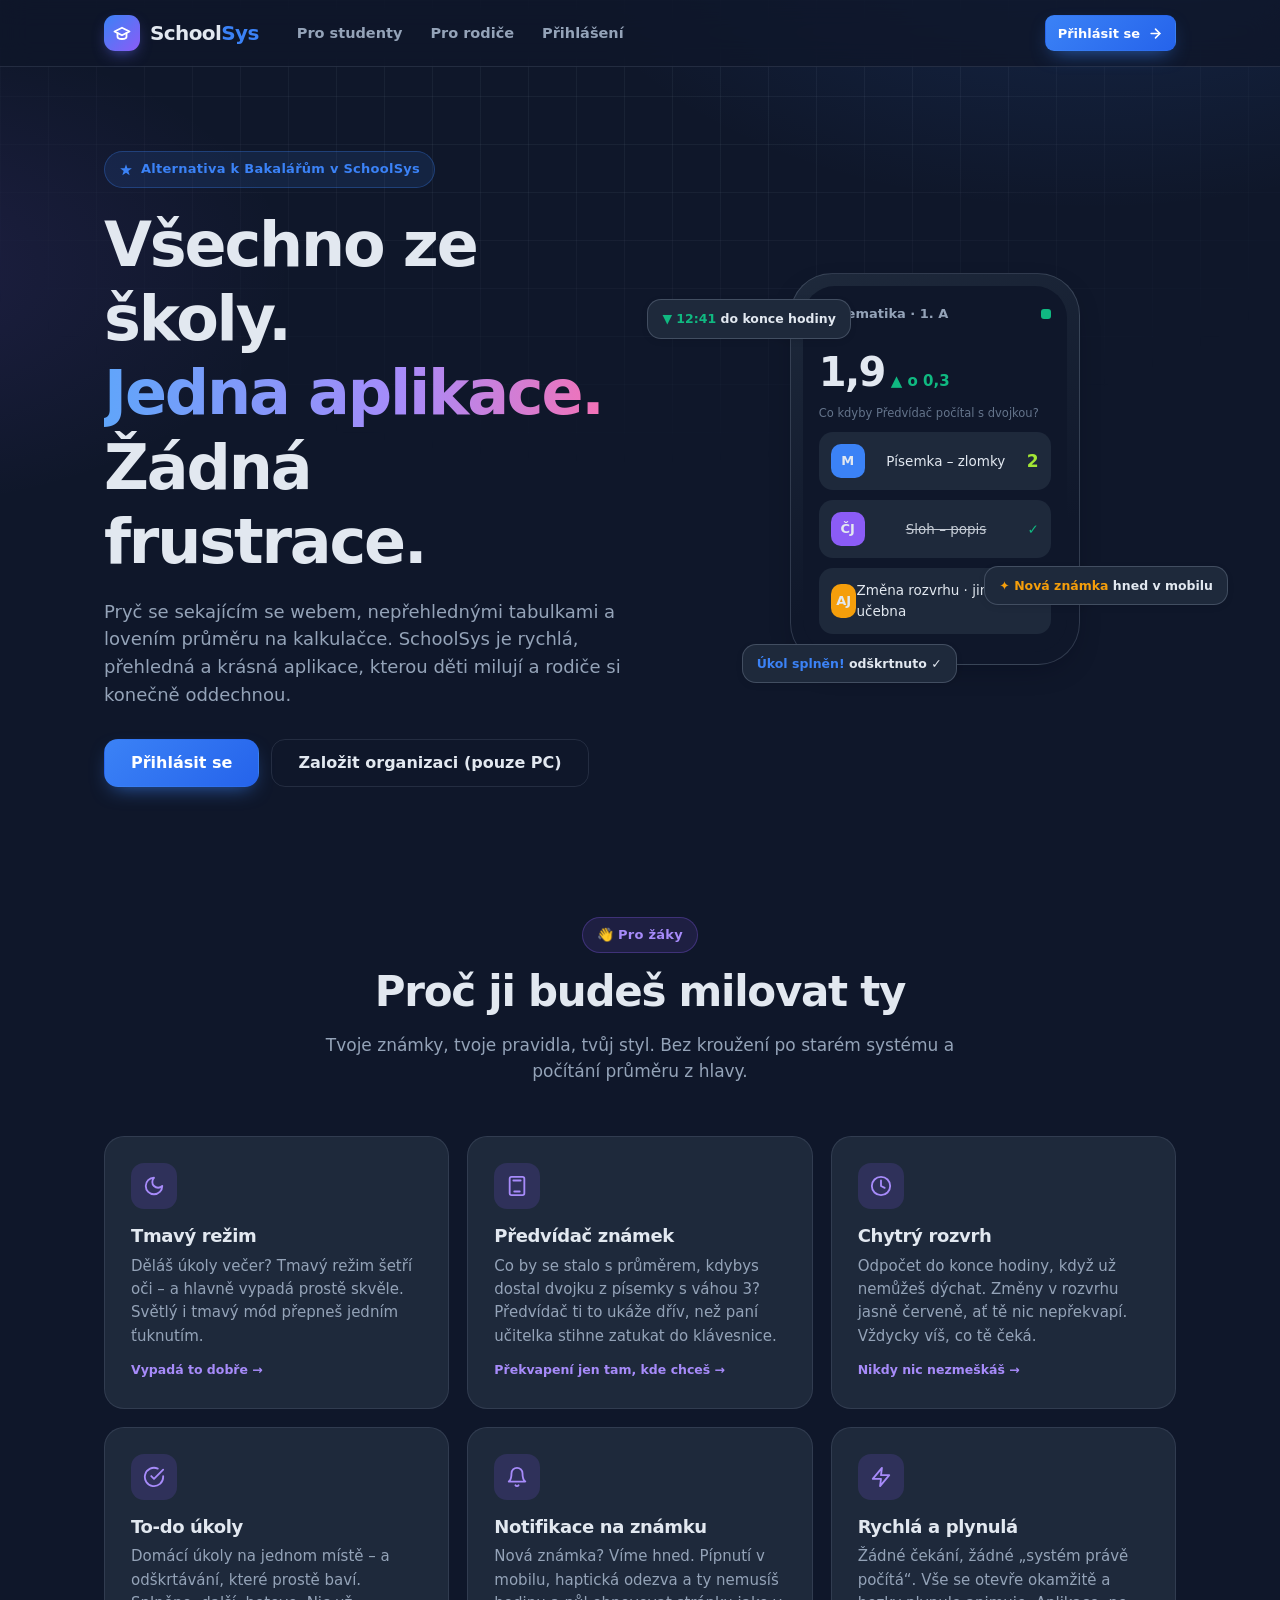
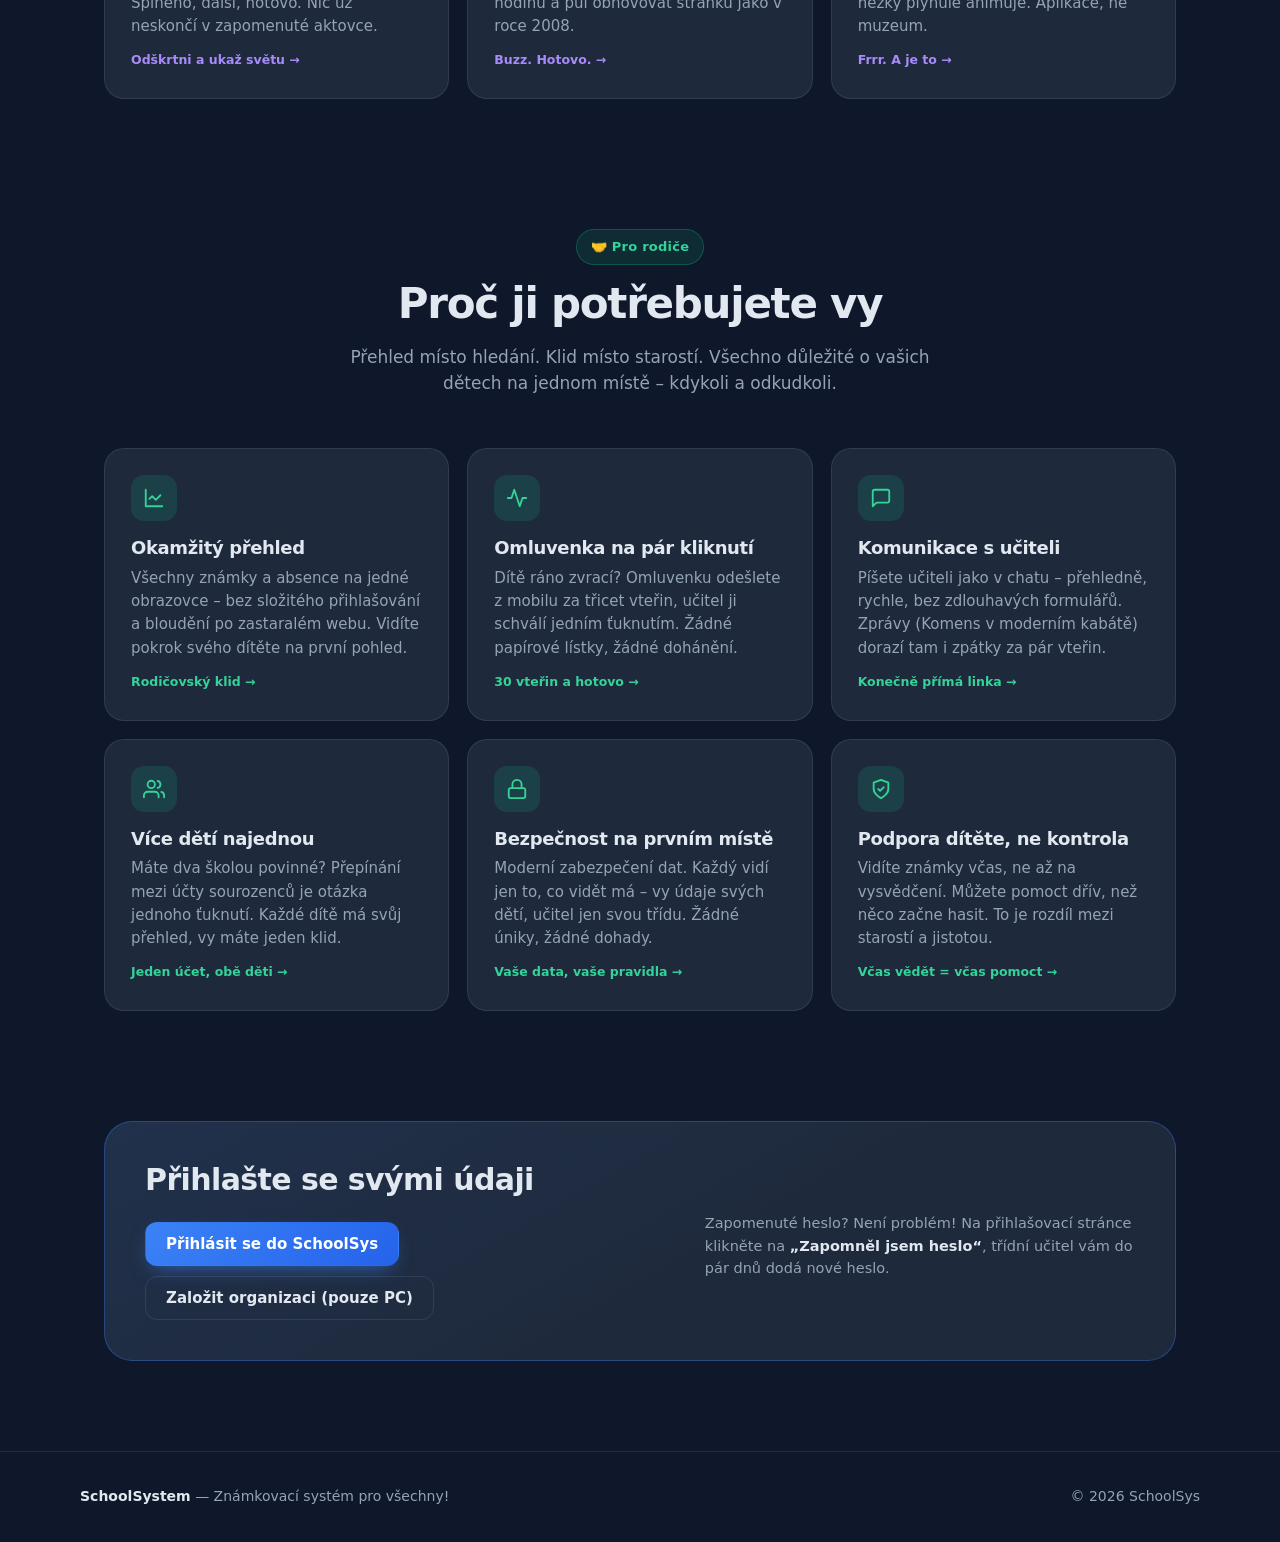
<file: index.html>
<!DOCTYPE html>
<html lang="cs" data-theme="dark">
<head>
<meta charset="UTF-8">
<meta name="viewport" content="width=device-width, initial-scale=1.0">
<title>SchoolSys – Známky, úkoly a zprávy. Konečně bez frustrace.</title>
<meta name="description" content="SchoolSys je rychlá a krásná alternativa k Bakalářům. Studenti si spočítají průměr jedním ťuknutím, rodiče pošlou omluvenku za pár vteřin, učitelé zapíšou hodinu během přestávky.">
<link rel="stylesheet" href="assets/style.css?v=70">
<link rel="icon" href="data:image/svg+xml,<svg xmlns='http://www.w3.org/2000/svg' viewBox='0 0 100 100'><rect width='100' height='100' rx='26' fill='%233B82F6'/><text x='50' y='68' font-size='52' text-anchor='middle' fill='white' font-family='Arial' font-weight='bold'>S</text></svg>">
<style>
  .store-body ul { margin: 8px 0 0; padding-left: 18px; }
</style>
<script>window.SS_COMMIT_COUNT=49;</script>
</head>
<body class="landing">
<div class="bgfx"></div>
<div class="gridfx"></div>

<header class="lnav">
  <div class="lnav-in">
    <a class="brand" href="#top">
      <span class="logo">
        <svg width="18" height="18" viewBox="0 0 24 24" fill="none" stroke="currentColor" stroke-width="2.4" stroke-linecap="round" stroke-linejoin="round"><path d="M22 10 12 5 2 10l10 5 10-5z"/><path d="M6 12v5c0 1.7 2.7 3 6 3s6-1.3 6-3v-5"/></svg>
      </span>
      <span class="brand-name">School<small>Sys</small></span>
    </a>
    <nav class="lnav-links">
      <a href="#pro-studenty">Pro studenty</a>
      <a href="#pro-rodice">Pro rodiče</a>
      <a href="#demo">Přihlášení</a>
    </nav>
    <div class="lnav-cta">
      <button class="btn btn-primary btn-sm" onclick="location.href='app.html'">
        Přihlásit se
        <svg width="15" height="15" viewBox="0 0 24 24" fill="none" stroke="currentColor" stroke-width="2.5" stroke-linecap="round" stroke-linejoin="round"><path d="M5 12h14"/><path d="m12 5 7 7-7 7"/></svg>
      </button>
    </div>
  </div>
</header>

<!-- ================= HERO ================= -->
<section class="hero" id="top">
  <div>
    <span class="kicker">
      <svg width="14" height="14" viewBox="0 0 24 24" fill="currentColor"><path d="M12 2l2.4 7.2H22l-6 4.6 2.3 7.2-6.3-4.5L5.7 21 8 13.8l-6-4.6h7.6z"/></svg>
      Alternativa k Bakalářům v SchoolSys
    </span>
    <h1>Všechno ze školy.<br><span class="grad">Jedna aplikace.</span><br>Žádná frustrace.</h1>
    <p class="hero-sub">
      Pryč se sekajícím se webem, nepřehlednými tabulkami a lovením průměru na kalkulačce.
      SchoolSys je rychlá, přehledná a krásná aplikace, kterou děti milují a rodiče si konečně oddechnou.
    </p>
    <div class="hero-cta">
      <a class="btn btn-primary btn-lg" href="app.html">Přihlásit se</a>
      <a class="btn btn-ghost btn-lg" href="app.html#/org-request">Založit organizaci (pouze PC)</a>
    </div>
  </div>

  <div class="mock-wrap">
    <div class="mock">
      <div class="mock-screen">
        <div class="mock-top">
          <span class="mock-head">Matematika · 1. A</span>
          <span class="dot"></span>
        </div>
        <div class="mock-avg"><b>1,9</b><span>▲ o 0,3</span></div>
        <div style="font-size:11.5px;color:#64748B;margin-top:2px;">Co kdyby Předvídač počítal s dvojkou?</div>
        <div class="mock-row">
          <span class="subj" style="background:#3B82F6;">M</span>
          <span>Písemka – zlomky</span>
          <span class="g g-2">2</span>
        </div>
        <div class="mock-row">
          <span class="subj" style="background:#8B5CF6;">ČJ</span>
          <span style="opacity:.85;text-decoration:line-through;">Sloh – popis</span>
          <span style="color:#10B981;font-weight:900;">✓</span>
        </div>
        <div class="mock-row">
          <span class="subj" style="background:#F59E0B;">AJ</span>
          <span>Změna rozvrhu · jiná učebna</span>
          <span style="font-size:11px;font-weight:800;color:#FBBF24;">12:41</span>
        </div>
      </div>
    </div>
    <div class="mock-chip c1"><b>▼ 12:41</b> do konce hodiny</div>
    <div class="mock-chip c2"><b>✦ Nová známka</b> hned v mobilu</div>
    <div class="mock-chip c3"><b>Úkol splněn!</b> odškrtnuto ✓</div>
  </div>
</section>

<!-- ================= PRO STUDENTY ================= -->
<section class="sec tone-student" id="pro-studenty">
  <div class="sec-head student-head">
    <span class="kicker">👋 Pro žáky</span>
    <h2>Proč ji budeš milovat ty</h2>
    <p class="sub">Tvoje známky, tvoje pravidla, tvůj styl. Bez kroužení po starém systému a počítání průměru z hlavy.</p>
  </div>
  <div class="feat-grid">
    <div class="feat-card">
      <div class="feat-ic"><svg width="22" height="22" viewBox="0 0 24 24" fill="none" stroke="currentColor" stroke-width="2" stroke-linecap="round" stroke-linejoin="round"><path d="M12 3a6 6 0 0 0 9 9 9 9 0 1 1-9-9Z"/></svg></div>
      <h3>Tmavý režim</h3>
      <p>Děláš úkoly večer? Tmavý režim šetří oči – a hlavně vypadá prostě skvěle. Světlý i tmavý mód přepneš jedním ťuknutím.</p>
      <span class="feat-tag">Vypadá to dobře →</span>
    </div>
    <div class="feat-card">
      <div class="feat-ic"><svg width="22" height="22" viewBox="0 0 24 24" fill="none" stroke="currentColor" stroke-width="2" stroke-linecap="round" stroke-linejoin="round"><rect x="4" y="2" width="16" height="20" rx="2"/><path d="M8 6h8"/><path d="M9 18h6"/></svg></div>
      <h3>Předvídač známek</h3>
      <p>Co by se stalo s průměrem, kdybys dostal dvojku z písemky s váhou 3? Předvídač ti to ukáže dřív, než paní učitelka stihne zatukat do klávesnice.</p>
      <span class="feat-tag">Překvapení jen tam, kde chceš →</span>
    </div>
    <div class="feat-card">
      <div class="feat-ic"><svg width="22" height="22" viewBox="0 0 24 24" fill="none" stroke="currentColor" stroke-width="2" stroke-linecap="round" stroke-linejoin="round"><circle cx="12" cy="12" r="10"/><path d="M12 6v6l4 2"/></svg></div>
      <h3>Chytrý rozvrh</h3>
      <p>Odpočet do konce hodiny, když už nemůžeš dýchat. Změny v rozvrhu jasně červeně, ať tě nic nepřekvapí. Vždycky víš, co tě čeká.</p>
      <span class="feat-tag">Nikdy nic nezmeškáš →</span>
    </div>
    <div class="feat-card">
      <div class="feat-ic"><svg width="22" height="22" viewBox="0 0 24 24" fill="none" stroke="currentColor" stroke-width="2" stroke-linecap="round" stroke-linejoin="round"><path d="M22 11.08V12a10 10 0 1 1-5.93-9.14"/><path d="m22 4-10 10.01-3-3"/></svg></div>
      <h3>To-do úkoly</h3>
      <p>Domácí úkoly na jednom místě – a odškrtávání, které prostě baví. Splněno, další, hotovo. Nic už neskončí v zapomenuté aktovce.</p>
      <span class="feat-tag">Odškrtni a ukaž světu →</span>
    </div>
    <div class="feat-card">
      <div class="feat-ic"><svg width="22" height="22" viewBox="0 0 24 24" fill="none" stroke="currentColor" stroke-width="2" stroke-linecap="round" stroke-linejoin="round"><path d="M6 8a6 6 0 0 1 12 0c0 7 3 9 3 9H3s3-2 3-9"/><path d="M10.3 21a1.94 1.94 0 0 0 3.4 0"/></svg></div>
      <h3>Notifikace na známku</h3>
      <p>Nová známka? Víme hned. Pípnutí v mobilu, haptická odezva a ty nemusíš hodinu a půl obnovovat stránku jako v roce 2008.</p>
      <span class="feat-tag">Buzz. Hotovo. →</span>
    </div>
    <div class="feat-card">
      <div class="feat-ic"><svg width="22" height="22" viewBox="0 0 24 24" fill="none" stroke="currentColor" stroke-width="2" stroke-linecap="round" stroke-linejoin="round"><path d="M13 2 3 14h9l-1 8 10-12h-9l1-8z"/></svg></div>
      <h3>Rychlá a plynulá</h3>
      <p>Žádné čekání, žádné „systém právě počítá“. Vše se otevře okamžitě a hezky plynule animuje. Aplikace, ne muzeum.</p>
      <span class="feat-tag">Frrr. A je to →</span>
    </div>
  </div>
</section>

<!-- ================= PRO RODIČE ================= -->
<section class="sec tone-parent" id="pro-rodice" style="padding-top:40px;">
  <div class="sec-head parent-head">
    <span class="kicker">🤝 Pro rodiče</span>
    <h2>Proč ji potřebujete vy</h2>
    <p class="sub">Přehled místo hledání. Klid místo starostí. Všechno důležité o vašich dětech na jednom místě – kdykoli a odkudkoli.</p>
  </div>
  <div class="feat-grid">
    <div class="feat-card">
      <div class="feat-ic"><svg width="22" height="22" viewBox="0 0 24 24" fill="none" stroke="currentColor" stroke-width="2" stroke-linecap="round" stroke-linejoin="round"><path d="M3 3v18h18"/><path d="m19 9-5 5-4-4-3 3"/></svg></div>
      <h3>Okamžitý přehled</h3>
      <p>Všechny známky a absence na jedné obrazovce – bez složitého přihlašování a bloudění po zastaralém webu. Vidíte pokrok svého dítěte na první pohled.</p>
      <span class="feat-tag">Rodičovský klid →</span>
    </div>
    <div class="feat-card">
      <div class="feat-ic"><svg width="22" height="22" viewBox="0 0 24 24" fill="none" stroke="currentColor" stroke-width="2" stroke-linecap="round" stroke-linejoin="round"><path d="M22 12h-4l-3 9L9 3l-3 9H2"/></svg></div>
      <h3>Omluvenka na pár kliknutí</h3>
      <p>Dítě ráno zvrací? Omluvenku odešlete z mobilu za třicet vteřin, učitel ji schválí jedním ťuknutím. Žádné papírové lístky, žádné dohánění.</p>
      <span class="feat-tag">30 vteřin a hotovo →</span>
    </div>
    <div class="feat-card">
      <div class="feat-ic"><svg width="22" height="22" viewBox="0 0 24 24" fill="none" stroke="currentColor" stroke-width="2" stroke-linecap="round" stroke-linejoin="round"><path d="M21 15a2 2 0 0 1-2 2H7l-4 4V5a2 2 0 0 1 2-2h14a2 2 0 0 1 2 2z"/></svg></div>
      <h3>Komunikace s učiteli</h3>
      <p>Píšete učiteli jako v chatu – přehledně, rychle, bez zdlouhavých formulářů. Zprávy (Komens v moderním kabátě) dorazí tam i zpátky za pár vteřin.</p>
      <span class="feat-tag">Konečně přímá linka →</span>
    </div>
    <div class="feat-card">
      <div class="feat-ic"><svg width="22" height="22" viewBox="0 0 24 24" fill="none" stroke="currentColor" stroke-width="2" stroke-linecap="round" stroke-linejoin="round"><path d="M17 21v-2a4 4 0 0 0-4-4H5a4 4 0 0 0-4 4v2"/><circle cx="9" cy="7" r="4"/><path d="M23 21v-2a4 4 0 0 0-3-3.87"/><path d="M16 3.13a4 4 0 0 1 0 7.75"/></svg></div>
      <h3>Více dětí najednou</h3>
      <p>Máte dva školou povinné? Přepínání mezi účty sourozenců je otázka jednoho ťuknutí. Každé dítě má svůj přehled, vy máte jeden klid.</p>
      <span class="feat-tag">Jeden účet, obě děti →</span>
    </div>
    <div class="feat-card">
      <div class="feat-ic"><svg width="22" height="22" viewBox="0 0 24 24" fill="none" stroke="currentColor" stroke-width="2" stroke-linecap="round" stroke-linejoin="round"><rect x="3" y="11" width="18" height="11" rx="2"/><path d="M7 11V7a5 5 0 0 1 10 0v4"/></svg></div>
      <h3>Bezpečnost na prvním místě</h3>
      <p>Moderní zabezpečení dat. Každý vidí jen to, co vidět má – vy údaje svých dětí, učitel jen svou třídu. Žádné úniky, žádné dohady.</p>
      <span class="feat-tag">Vaše data, vaše pravidla →</span>
    </div>
    <div class="feat-card">
      <div class="feat-ic"><svg width="22" height="22" viewBox="0 0 24 24" fill="none" stroke="currentColor" stroke-width="2" stroke-linecap="round" stroke-linejoin="round"><path d="M12 22s8-4 8-10V5l-8-3-8 3v7c0 6 8 10 8 10z"/><path d="m9 12 2 2 4-4"/></svg></div>
      <h3>Podpora dítěte, ne kontrola</h3>
      <p>Vidíte známky včas, ne až na vysvědčení. Můžete pomoct dřív, než něco začne hasit. To je rozdíl mezi starostí a jistotou.</p>
      <span class="feat-tag">Včas vědět = včas pomoct →</span>
    </div>
  </div>
</section>

<!-- demo / přihlášení -->
<section class="demo" id="demo">
  <div class="demo-card">
    <div>
      <h2>Přihlašte se svými údaji</h2>
      <div class="demo-acts">
        <a class="btn btn-primary" href="app.html">Přihlásit se do SchoolSys</a>
        <a class="btn btn-ghost" href="app.html#/org-request">Založit organizaci (pouze PC)</a>
      </div>
    </div>
    <div>
      <p style="font-size:14.5px;color:var(--muted)">Zapomenuté heslo? Není problém! Na přihlašovací stránce klikněte na <b style="color:var(--text)">„Zapomněl jsem heslo“</b>, třídní učitel vám do pár dnů dodá nové heslo.</p>
    </div>
  </div>
</section>

<footer class="footer">
  <div class="footer-in">
    <span><b style="color:var(--text)">SchoolSystem</b> — Známkovací systém pro všechny!</span>
    <span>© 2026 SchoolSys</span>
  </div>
</footer>

<script>
  // smooth scroll for anchor links
  document.querySelectorAll('a[href^="#"]').forEach(a => {
    a.addEventListener('click', e => {
      const el = document.querySelector(a.getAttribute('href'));
      if (el) { e.preventDefault(); el.scrollIntoView({ behavior: 'smooth' }); }
    });
  });
</script>
</body>
</html>
</file>
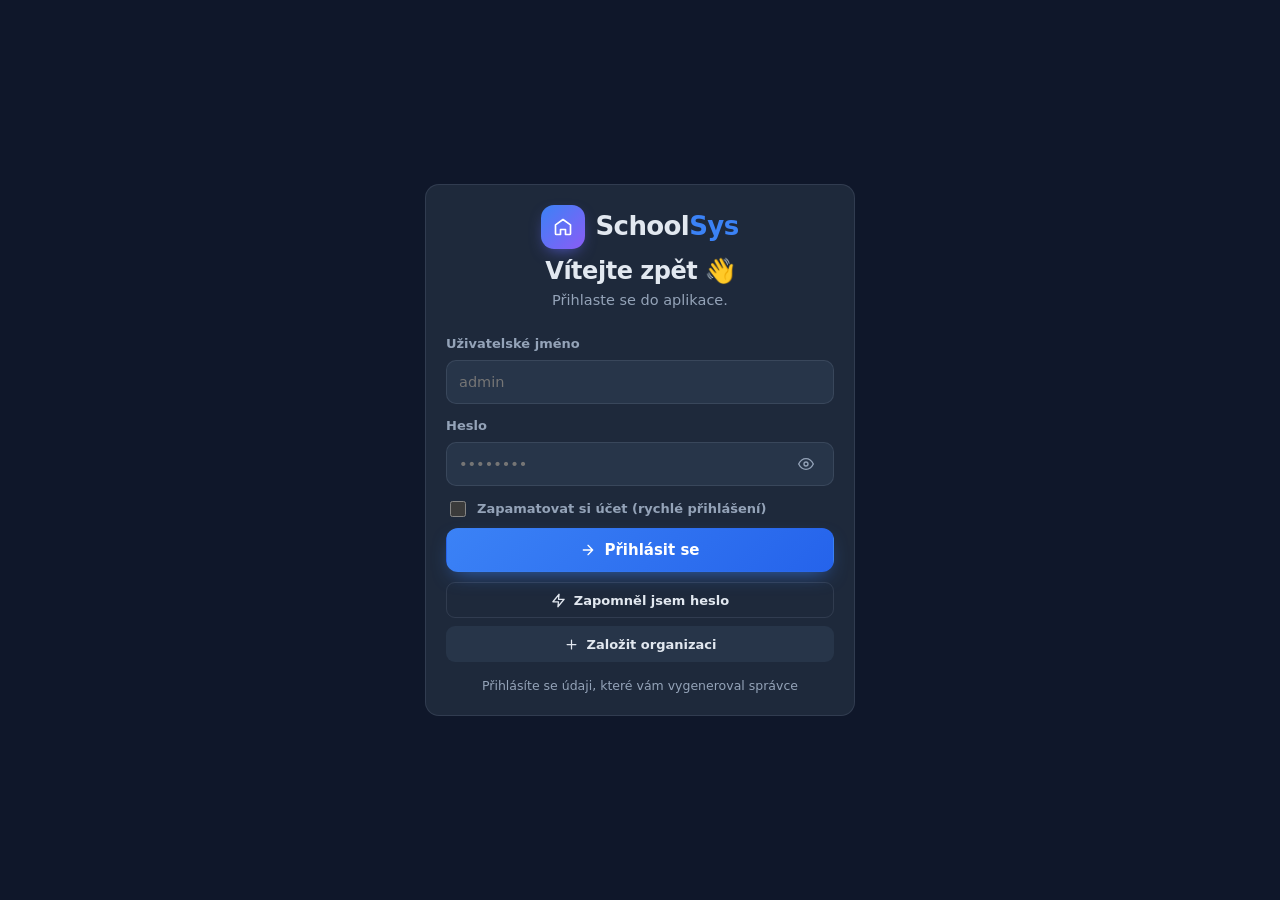
<file: app.html>
<!DOCTYPE html>
<html lang="cs" data-theme="dark">
<head>
<meta charset="UTF-8">
<meta name="viewport" content="width=device-width, initial-scale=1.0">
<title>SchoolSys – aplikace</title>
<link rel="stylesheet" href="assets/style.css?v=70">
<link rel="icon" href="data:image/svg+xml,<svg xmlns='http://www.w3.org/2000/svg' viewBox='0 0 100 100'><rect width='100' height='100' rx='26' fill='%233B82F6'/><text x='50' y='68' font-size='52' text-anchor='middle' fill='white' font-family='Arial' font-weight='bold'>S</text></svg>">
</head>
<body>
<div id="app"></div>
<div id="modal-root"></div>
<script>window.SS_COMMIT_COUNT=49;</script>
<script src="assets/js/supabase-config.js?v=70"></script>
<script src="assets/js/data.js?v=70"></script>
<script src="assets/js/core.js?v=70"></script>
<script src="assets/js/views-family.js?v=70"></script>
<script src="assets/js/views-teacher.js?v=70"></script>
<script src="assets/js/views-admin.js?v=70"></script>
<script src="assets/js/cloud.js?v=70"></script>
</body>
</html>
</file>
<file: assets/style.css>
/* ============================================================
   SchoolSys — design system
   Dark: bg #0F172A · cards #1E293B · accent #3B82F6
   Light: bg #F1F5F9 · cards #FFFFFF · border #E2E8F0
   ============================================================ */

:root {
  --accent: #3B82F6;
  --accent-2: #8B5CF6;
  --ok: #10B981;
  --bad: #EF4444;
  --warn: #F59E0B;
  --info: #06B6D4;
  --r-sm: 10px;
  --r-md: 14px;
  --r-lg: 20px;
  --r-xl: 28px;
  --shadow: 0 10px 30px -12px rgba(2, 6, 23, 0.45);
  --shadow-sm: 0 2px 10px -4px rgba(2, 6, 23, 0.25);
  --font: "Inter", "Segoe UI", system-ui, -apple-system, Roboto, "Helvetica Neue", Arial, sans-serif;
}

html[data-theme="dark"] {
  --bg: #0F172A;
  --bg-soft: #0B1120;
  --surface: #1E293B;
  --surface-2: #273549;
  --surface-3: #31415a;
  --border: rgba(148, 163, 184, 0.16);
  --text: #E2E8F0;
  --muted: #94A3B8;
  --row-hover: rgba(148, 163, 184, 0.07);
  color-scheme: dark;
}

html[data-theme="light"] {
  --bg: #F1F5F9;
  --bg-soft: #E2E8F0;
  --surface: #FFFFFF;
  --surface-2: #F8FAFC;
  --surface-3: #EEF2F7;
  --border: #E2E8F0;
  --text: #0F172A;
  --muted: #64748B;
  --row-hover: rgba(15, 23, 42, 0.04);
  color-scheme: light;
}

* { box-sizing: border-box; }
html, body { margin: 0; padding: 0; }
body {
  font-family: var(--font);
  background: var(--bg);
  color: var(--text);
  line-height: 1.55;
  -webkit-font-smoothing: antialiased;
  transition: background 0.25s ease, color 0.25s ease;
}
body.modal-open { overflow: hidden; }
img { max-width: 100%; }
a { color: var(--accent); text-decoration: none; }
button { font-family: inherit; }
h1, h2, h3, h4 { line-height: 1.2; margin: 0; font-weight: 800; letter-spacing: -0.02em; }
p { margin: 0; }
::selection { background: rgba(59, 130, 246, 0.35); }

/* ---------- shared buttons ---------- */
.btn {
  display: inline-flex; align-items: center; justify-content: center; gap: 8px;
  border: 1px solid transparent; cursor: pointer; white-space: nowrap;
  font-weight: 700; font-size: 15px; line-height: 1;
  min-height: 44px; padding: 12px 20px; border-radius: 12px;
  transition: transform 0.12s ease, background 0.15s ease, box-shadow 0.15s ease, border-color 0.15s ease, color 0.15s ease;
  user-select: none;
}
.btn:active { transform: translateY(1px) scale(0.99); }
.btn-primary { background: linear-gradient(135deg, var(--accent), #2563EB); color: #fff; box-shadow: 0 8px 20px -8px rgba(59,130,246,0.7); }
.btn-primary:hover { filter: brightness(1.08); }
.btn-ghost { background: transparent; color: var(--text); border-color: var(--border); }
.btn-ghost:hover { background: var(--surface-2); }
.btn-soft { background: var(--surface-2); color: var(--text); }
.btn-soft:hover { background: var(--surface-3); }
.btn-ok { background: var(--ok); color: #fff; }
.btn-ok:hover { filter: brightness(1.05); }
.btn-bad { background: var(--bad); color: #fff; }
.btn-bad:hover { filter: brightness(1.08); }
.btn-sm { min-height: 36px; padding: 8px 12px; font-size: 13px; border-radius: 9px; }
.btn-lg { padding: 15px 26px; font-size: 16px; border-radius: 14px; }
.btn[disabled] { opacity: 0.45; pointer-events: none; }
.icon-btn {
  display: inline-flex; align-items: center; justify-content: center;
  width: 38px; height: 38px; border-radius: 10px; cursor: pointer;
  background: var(--surface-2); color: var(--text); border: 1px solid var(--border);
  transition: background 0.15s ease;
}
.icon-btn:hover { background: var(--surface-3); }
.icon-btn.sm { width: 30px; height: 30px; border-radius: 8px; }

/* ---------- chips / badges ---------- */
.chip {
  display: inline-flex; align-items: center; gap: 6px;
  padding: 5px 11px; border-radius: 999px; font-size: 12.5px; font-weight: 700;
  background: var(--surface-2); color: var(--muted); border: 1px solid var(--border);
}
.chip-ok { background: rgba(16,185,129,0.14); color: var(--ok); border-color: transparent; }
.chip-bad { background: rgba(239,68,68,0.14); color: var(--bad); border-color: transparent; }
.chip-warn { background: rgba(245,158,11,0.14); color: var(--warn); border-color: transparent; }
.chip-info { background: rgba(6,182,212,0.14); color: var(--info); border-color: transparent; }
.chip-accent { background: rgba(59,130,246,0.14); color: var(--accent); border-color: transparent; }
/* barevná čipka učebny v rozvrhu (zkratka typu „A607“) */
.room-chip {
  display: inline-flex; align-items: center; justify-content: center;
  border-radius: 7px; color: #fff; font-weight: 800; letter-spacing: 0.3px;
  vertical-align: middle; line-height: 1; white-space: nowrap; flex: 0 0 auto;
}
.badge-dot { position: relative; }
.badge-dot::after {
  content: attr(data-n); position: absolute; top: -4px; right: -6px;
  background: var(--bad); color: #fff; font-size: 10.5px; font-weight: 800;
  border-radius: 999px; padding: 1px 5px; min-width: 15px; text-align: center;
}

/* ---------- landing ---------- */
.landing { min-height: 100vh; }
.landing .bgfx {
  position: fixed; inset: 0; z-index: -2;
  background:
    radial-gradient(900px 500px at 85% -10%, rgba(59,130,246,0.16), transparent 60%),
    radial-gradient(700px 400px at -10% 30%, rgba(139,92,246,0.12), transparent 60%),
    var(--bg);
}
.landing .gridfx {
  position: fixed; inset: 0; z-index: -1; opacity: 0.5; pointer-events: none;
  background-image: linear-gradient(var(--border) 1px, transparent 1px), linear-gradient(90deg, var(--border) 1px, transparent 1px);
  background-size: 48px 48px;
  mask-image: radial-gradient(ellipse 90% 70% at 50% 0%, black 30%, transparent 75%);
  -webkit-mask-image: radial-gradient(ellipse 90% 70% at 50% 0%, black 30%, transparent 75%);
}
.lnav {
  position: sticky; top: 0; z-index: 50; backdrop-filter: blur(14px);
  background: color-mix(in srgb, var(--bg) 78%, transparent);
  border-bottom: 1px solid var(--border);
}
.lnav-in { max-width: 1120px; margin: 0 auto; padding: 14px 24px; display: flex; align-items: center; gap: 18px; }
.brand { display: flex; align-items: center; gap: 10px; font-weight: 900; font-size: 20px; letter-spacing: -0.03em; color: var(--text); }
.brand .logo {
  width: 36px; height: 36px; border-radius: 11px; display: grid; place-items: center; color: #fff;
  background: linear-gradient(135deg, #3B82F6, #8B5CF6);
  box-shadow: 0 6px 16px -6px rgba(99, 102, 241, 0.8);
}
.brand small { color: var(--accent); font-size: inherit; }   /* stejné písmo jako School – žádné zmenšování */
.brand .brand-name { display: inline-flex; align-items: baseline; }
.lnav-links { display: flex; gap: 4px; margin-left: 8px; }
.lnav-links a { color: var(--muted); font-weight: 600; font-size: 14.5px; padding: 8px 12px; border-radius: 9px; }
.lnav-links a:hover { color: var(--text); background: var(--surface-2); }
.lnav-cta { margin-left: auto; display: flex; gap: 10px; align-items: center; }

.hero { max-width: 1120px; margin: 0 auto; padding: 84px 24px 40px; display: grid; grid-template-columns: 1.05fr 0.95fr; gap: 56px; align-items: center; }
.kicker {
  display: inline-flex; align-items: center; gap: 8px; padding: 7px 14px; border-radius: 999px;
  background: rgba(59,130,246,0.12); color: var(--accent); font-weight: 800; font-size: 13px;
  border: 1px solid rgba(59,130,246,0.3); margin-bottom: 20px; letter-spacing: 0.02em;
}
.hero h1 { font-size: clamp(38px, 5.2vw, 62px); font-weight: 900; letter-spacing: -0.035em; }
.hero h1 .grad { background: linear-gradient(90deg, #60A5FA, #A78BFA 60%, #F472B6); -webkit-background-clip: text; background-clip: text; color: transparent; }
.hero-sub { font-size: 18px; color: var(--muted); margin-top: 18px; max-width: 520px; }
.hero-cta { display: flex; gap: 12px; margin-top: 30px; flex-wrap: wrap; align-items: center; }
.hero-note { margin-top: 16px; font-size: 13px; color: var(--muted); display: flex; gap: 8px; align-items: center; }

/* phone mock */
.mock-wrap { position: relative; }
.mock {
  width: 290px; margin: 0 auto; border-radius: 42px; padding: 12px; position: relative;
  background: linear-gradient(160deg, #1E293B, #0F172A 70%);
  border: 1px solid rgba(148,163,184,0.25); box-shadow: var(--shadow);
  animation: floaty 6s ease-in-out infinite;
}
@keyframes floaty { 0%,100% { transform: translateY(0) rotate(-0.4deg); } 50% { transform: translateY(-12px) rotate(0.6deg); } }
.mock-screen { border-radius: 32px; background: #0F172A; padding: 18px 16px; color: #E2E8F0; overflow: hidden; }
.mock-top { display: flex; justify-content: space-between; align-items: center; margin-bottom: 16px; }
.mock-top .dot { width: 10px; height: 10px; border-radius: 3px; background: #10B981; }
.mock-head { font-size: 13px; color: #94A3B8; font-weight: 700; }
.mock-avg { display: flex; align-items: baseline; gap: 6px; }
.mock-avg b { font-size: 40px; font-weight: 900; letter-spacing: -0.04em; }
.mock-avg span { color: #10B981; font-weight: 800; font-size: 15px; }
.mock-row { display: flex; justify-content: space-between; align-items: center; padding: 12px; border-radius: 14px; background: #1E293B; margin-top: 10px; font-size: 13.5px; }
.mock-row .subj { width: 34px; height: 34px; border-radius: 10px; display: grid; place-items: center; font-weight: 900; font-size: 13px; }
.mock-row .g { font-weight: 900; font-size: 17px; }
.g-1 { color: #34D399; } .g-2 { color: #A3E635; } .g-3 { color: #FBBF24; } .g-4 { color: #F87171; } .g-5 { color: #EF4444; }
.mock-chip { position: absolute; background: #1E293B; border: 1px solid rgba(148,163,184,0.3); padding: 9px 14px; border-radius: 14px; font-size: 12.5px; font-weight: 700; color: #E2E8F0; box-shadow: var(--shadow-sm); animation: floaty 5s ease-in-out infinite; }
.mock-chip.c1 { top: 26px; left: -46px; } .mock-chip.c1 b { color: #10B981; }
.mock-chip.c2 { bottom: 60px; right: -52px; animation-delay: 1.4s; } .mock-chip.c2 b { color: #F59E0B; }
.mock-chip.c3 { bottom: -18px; left: 10%; animation-delay: 2.6s; } .mock-chip.c3 b { color: #3B82F6; }

/* sections */
.sec { max-width: 1120px; margin: 0 auto; padding: 90px 24px; }
.sec-head { text-align: center; max-width: 640px; margin: 0 auto 52px; }
.sec-head .sub { color: var(--muted); margin-top: 14px; font-size: 17px; }
.sec-head h2 { font-size: clamp(28px, 3.6vw, 42px); letter-spacing: -0.03em; }
.sec-head .kicker { margin-bottom: 14px; }
.student-head .kicker { background: rgba(139,92,246,0.12); color: #A78BFA; border-color: rgba(139,92,246,0.3); }
.parent-head .kicker { background: rgba(16,185,129,0.12); color: #34D399; border-color: rgba(16,185,129,0.3); }

.feat-grid { display: grid; grid-template-columns: repeat(auto-fit, minmax(300px, 1fr)); gap: 18px; }
.feat-card {
  background: var(--surface); border: 1px solid var(--border); border-radius: var(--r-lg);
  padding: 26px; transition: transform 0.18s ease, border-color 0.18s ease, box-shadow 0.18s ease;
}
.feat-card:hover { transform: translateY(-4px); border-color: rgba(59,130,246,0.4); box-shadow: var(--shadow); }
.feat-ic {
  width: 46px; height: 46px; border-radius: 13px; display: grid; place-items: center; margin-bottom: 16px;
}
.feat-card h3 { font-size: 18px; margin-bottom: 8px; }
.feat-card p { color: var(--muted); font-size: 15px; }
.tone-student .feat-ic { background: rgba(139,92,246,0.16); color: #A78BFA; }
.tone-parent .feat-ic { background: rgba(16,185,129,0.16); color: #34D399; }
.feat-tag { display: inline-block; margin-top: 12px; font-size: 12.5px; font-weight: 800; }
.tone-student .feat-tag { color: #A78BFA; }
.tone-parent .feat-tag { color: #34D399; }

/* reassurance band */
.band { background: var(--surface); border-block: 1px solid var(--border); }
.band-in { max-width: 1120px; margin: 0 auto; padding: 40px 24px; display: grid; grid-template-columns: repeat(auto-fit, minmax(220px, 1fr)); gap: 26px; }
.band-item { display: flex; gap: 14px; align-items: flex-start; }
.band-ic { color: var(--accent); flex: 0 0 auto; margin-top: 2px; }
.band-item b { display: block; margin-bottom: 3px; }
.band-item span { color: var(--muted); font-size: 14px; }

/* demo box */
.demo { max-width: 1120px; margin: 0 auto; padding: 20px 24px 90px; }
.demo-card {
  background: linear-gradient(150deg, color-mix(in srgb, var(--accent) 9%, var(--surface)), var(--surface) 60%);
  border: 1px solid rgba(59,130,246,0.35); border-radius: var(--r-xl); padding: 40px;
  display: grid; grid-template-columns: 1.1fr 0.9fr; gap: 34px; align-items: center;
}
.demo-card h2 { font-size: clamp(22px, 2.6vw, 30px); }
.demo-card p { color: var(--muted); margin-top: 10px; }
.demo-acts { display: flex; gap: 10px; flex-wrap: wrap; margin-top: 24px; }
.cred-list { list-style: none; margin: 0; padding: 0; font-size: 14px; display: grid; gap: 10px; }
.cred-list li { display: flex; align-items: center; gap: 10px; background: var(--surface); border: 1px solid var(--border); padding: 10px 14px; border-radius: 12px; }
.cred-list .k { font-weight: 800; color: var(--accent); min-width: 104px; }
.cred-list code { background: var(--surface-2); padding: 2px 8px; border-radius: 6px; font-size: 13px; color: var(--text); }
.footer { border-top: 1px solid var(--border); padding: 34px 24px; color: var(--muted); font-size: 14px; }
.footer-in { max-width: 1120px; margin: 0 auto; display: flex; justify-content: space-between; gap: 18px; flex-wrap: wrap; }
details.store { margin-top: 18px; font-size: 14px; }
details.store summary { cursor: pointer; font-weight: 700; color: var(--accent); }
.store-body { background: var(--surface); border: 1px solid var(--border); border-radius: 14px; padding: 18px; margin-top: 10px; color: var(--muted); }
.store-body b { color: var(--text); }

/* ---------- app shell ---------- */
.topbar {
  position: sticky; top: 0; z-index: 40;
  display: flex; align-items: center; gap: 14px;
  padding: 10px 18px; background: var(--surface); border-bottom: 1px solid var(--border);
  backdrop-filter: blur(12px);
}
.topbar .brand { font-size: 17px; }
.topbar .brand .logo { width: 30px; height: 30px; border-radius: 9px; font-size: 15px; }
.user-pill { margin-left: auto; display: flex; align-items: center; gap: 10px; }
.ava {
  width: 34px; height: 34px; border-radius: 50%; display: grid; place-items: center;
  font-weight: 900; font-size: 14px; color: #fff;
  background: linear-gradient(135deg, #3B82F6, #8B5CF6);
}
.user-meta { line-height: 1.2; text-align: right; }
.user-meta b { display: block; font-size: 13.5px; }
.user-meta span { font-size: 11.5px; color: var(--muted); font-weight: 600; }

.layout { display: grid; grid-template-columns: 236px 1fr; min-height: calc(100vh - 58px); }
.sidebar {
  border-right: 1px solid var(--border); background: var(--surface);
  padding: 16px 12px; position: sticky; top: 58px; height: calc(100vh - 58px); overflow-y: auto;
}
.side-label { font-size: 11px; font-weight: 800; text-transform: uppercase; letter-spacing: 0.09em; color: var(--muted); padding: 12px 12px 6px; }
.nav-item {
  display: flex; align-items: center; gap: 11px; width: 100%; text-align: left;
  padding: 10px 12px; border-radius: 11px; color: var(--muted); font-weight: 700; font-size: 14.5px;
  background: transparent; border: none; cursor: pointer; margin-bottom: 2px;
  transition: background 0.13s ease, color 0.13s ease;
}
.nav-item svg { flex: 0 0 auto; }
.nav-item:hover { background: var(--surface-2); color: var(--text); }
.nav-item.active { background: rgba(59,130,246,0.14); color: var(--accent); }
.nav-item .nav-n { margin-left: auto; }

/* ☰ menu na mobilu: tlačítko vedle loga + zatemnění za zásuvkou */
.nav-menu-btn { display: none; }
.nav-backdrop {
  position: fixed; inset: 0; z-index: 74; background: rgba(2, 6, 23, 0.55);
  opacity: 0; pointer-events: none; transition: opacity 0.2s ease;
}
body.nav-open .nav-backdrop { opacity: 1; pointer-events: auto; }

.main { padding: 26px 28px 60px; min-width: 0; }
.page-head { display: flex; align-items: flex-end; justify-content: space-between; gap: 16px; margin-bottom: 22px; flex-wrap: wrap; }
.page-head h1 { font-size: 26px; }
.page-head .sub { color: var(--muted); margin-top: 4px; font-size: 14.5px; }
.page-acts { display: flex; gap: 10px; flex-wrap: wrap; }

/* cards & grids */
.card { background: var(--surface); border: 1px solid var(--border); border-radius: var(--r-md); padding: 20px; }
.card + .card { margin-top: 16px; }
.card-title { font-size: 15.5px; font-weight: 800; display: flex; align-items: center; gap: 8px; margin-bottom: 14px; flex-wrap: wrap; row-gap: 6px; }
.grid { display: grid; gap: 16px; }
.grid-2 { grid-template-columns: repeat(auto-fit, minmax(320px, 1fr)); }
.grid-3 { grid-template-columns: repeat(auto-fit, minmax(250px, 1fr)); }
.grid-4 { grid-template-columns: repeat(auto-fit, minmax(180px, 1fr)); }
.stat {
  background: var(--surface); border: 1px solid var(--border); border-radius: var(--r-md);
  padding: 18px; display: flex; gap: 14px; align-items: center;
}
.stat .s-ic { width: 42px; height: 42px; border-radius: 12px; display: grid; place-items: center; flex: 0 0 auto; }
.stat b { font-size: 24px; display: block; line-height: 1.1; letter-spacing: -0.02em; }
.stat span { color: var(--muted); font-size: 12.5px; font-weight: 600; }

.avg-big { font-size: 34px; font-weight: 900; letter-spacing: -0.04em; line-height: 1; }
.delta-up { color: var(--ok); font-weight: 800; }
.delta-down { color: var(--bad); font-weight: 800; }

/* tables */
.tbl-wrap { overflow-x: auto; }
table.tbl { width: 100%; border-collapse: collapse; font-size: 14px; min-width: 560px; }
.tbl th { text-align: left; font-size: 12px; text-transform: uppercase; letter-spacing: 0.06em; color: var(--muted); font-weight: 800; padding: 9px 10px; border-bottom: 1px solid var(--border); white-space: nowrap; }
.tbl td { padding: 10px; border-bottom: 1px solid var(--border); vertical-align: middle; }
.tbl tbody tr:hover { background: var(--row-hover); }
.tbl .num { text-align: center; font-weight: 800; }
.tbl .grade-big { display: inline-grid; place-items: center; width: 30px; height: 30px; border-radius: 9px; font-weight: 900; font-size: 15px; background: var(--surface-2); }

/* grade colors */
.grad-1 { color: #34D399; } .grad-2 { color: #A3E635; } .grad-3 { color: #FBBF24; }
.grad-4 { color: #F87171; } .grad-5 { color: #EF4444; }
.g-cell { display: inline-grid; place-items: center; min-width: 32px; height: 32px; padding: 0 6px; border-radius: 8px; font-weight: 900; background: var(--surface-2); cursor: pointer; border: 1px solid var(--border); transition: transform .1s ease, border-color .12s ease; }
.g-cell:hover { transform: scale(1.12); border-color: var(--accent); }
.g-cell.sel { border-color: var(--accent); box-shadow: 0 0 0 2px rgba(59,130,246,0.35); }
.g-cell.s-n { font-size: 11px; }
.g-letter { font-weight: 900; }

/* attendance statuses */
.st-p { color: var(--ok); }
.st-a { color: var(--bad); }
.st-l { color: var(--warn); }
.st-e { color: var(--info); }
.att-pill { display: inline-flex; align-items: center; justify-content: center; min-width: 74px; height: 30px; padding: 0 10px; border-radius: 9px; font-size: 12.5px; font-weight: 800; cursor: pointer; border: 1px solid transparent; }
.att-pill.p { background: rgba(16,185,129,0.14); color: var(--ok); }
.att-pill.a { background: rgba(239,68,68,0.14); color: var(--bad); }
.att-pill.l { background: rgba(245,158,11,0.14); color: var(--warn); }
.att-pill.e { background: rgba(6,182,212,0.14); color: var(--info); }

/* forms */
.field { display: flex; flex-direction: column; gap: 6px; min-width: 0; margin-bottom: 12px; }
.field label { font-size: 13px; font-weight: 700; color: var(--muted); }
.field input, .field select, .field textarea, input.txt, select.sel, textarea.ta {
  background: var(--surface-2); border: 1px solid var(--border); color: var(--text);
  border-radius: 10px; padding: 10px 12px; font-size: 14.5px; font-family: inherit; outline: none;
  min-height: 44px; line-height: 1.3;
  transition: border-color .15s ease, box-shadow .15s ease;
}
/* kompaktní výběry uvnitř tabulek zůstanou malé */
select.sel.g-sel, select.sel.rt-cell { min-height: auto; }
input.txt.rt-time { min-height: 36px; }
textarea.ta { min-height: 44px; }
.field input:focus, .field select:focus, .field textarea:focus, input.txt:focus, select.sel:focus, textarea.ta:focus { border-color: var(--accent); box-shadow: 0 0 0 3px rgba(59,130,246,0.2); }
.field input:disabled, .field select:disabled, .field textarea:disabled { opacity: 0.62; border-style: dashed; cursor: not-allowed; }
.field-error { color: var(--bad); font-size: 12px; line-height: 1.35; }
.field-error[hidden] { display: none; }
.field [aria-invalid="true"] { border-color: var(--bad) !important; box-shadow: 0 0 0 3px rgba(239,68,68,0.16) !important; }
.org-req-device-note { border-color: var(--warn); margin-bottom: 14px; }
.org-req-disabled { opacity: 0.82; }
.field-row { display: grid; grid-template-columns: minmax(0, 1fr) minmax(0, 1fr); gap: 12px; min-width: 0; }
.field-row-3 { display: grid; grid-template-columns: repeat(3, minmax(0, 1fr)); gap: 12px; min-width: 0; }
.form-row-btns { display: flex; gap: 10px; margin-top: 8px; flex-wrap: wrap; }

/* login */
.login-wrap { min-height: 100vh; display: grid; place-items: center; padding: 30px 18px; }
.login-card { width: 100%; max-width: 430px; }
.login-brand { display: flex; justify-content: center; margin-bottom: 8px; }
.login-card h1 { text-align: center; font-size: 24px; margin-bottom: 4px; }
.login-sub { text-align: center; color: var(--muted); font-size: 14.5px; margin-bottom: 22px; }
.demo-logins { margin-top: 18px; border-top: 1px dashed var(--border); padding-top: 16px; }
.demo-logins b { font-size: 12.5px; color: var(--muted); display: block; margin-bottom: 10px; }
.demo-btn {
  width: 100%; display: flex; align-items: center; justify-content: space-between; gap: 10px;
  background: var(--surface-2); border: 1px solid var(--border); border-radius: 12px;
  padding: 11px 14px; margin-bottom: 8px; cursor: pointer; color: var(--text); text-align: left; font-size: 14px;
  transition: border-color .15s ease, transform .1s ease;
}
.demo-btn:hover { border-color: var(--accent); transform: translateX(2px); }
.demo-btn .who { display: flex; gap: 10px; align-items: center; font-weight: 700; }
.demo-btn .who span { color: var(--muted); font-weight: 600; font-size: 12.5px; display: block; }
.demo-btn .go { color: var(--accent); font-weight: 900; }

/* lists / rows */
.list { display: grid; gap: 10px; }
.list-row {
  display: flex; align-items: center; gap: 12px; background: var(--surface);
  border: 1px solid var(--border); border-radius: 12px; padding: 13px 15px;
}
.list-row:hover { border-color: rgba(59,130,246,0.4); }
.list-row .grow { flex: 1; min-width: 0; }
.list-row .row-title { font-weight: 800; font-size: 14.5px; }
.list-row .row-sub { color: var(--muted); font-size: 13px; margin-top: 2px; }
.subj-badge { width: 36px; height: 36px; border-radius: 10px; display: grid; place-items: center; font-weight: 900; font-size: 13px; color: #fff; flex: 0 0 auto; }

/* message bubbles */
.thread { display: flex; flex-direction: column; gap: 10px; }
.msg { max-width: 78%; padding: 11px 15px; border-radius: 15px; font-size: 14.5px; line-height: 1.45; }
.msg.me { align-self: flex-end; background: linear-gradient(135deg, #3B82F6, #2563EB); color: #fff; border-bottom-right-radius: 5px; }
.msg.them { align-self: flex-start; background: var(--surface-2); border: 1px solid var(--border); border-bottom-left-radius: 5px; }
.msg .meta { font-size: 11px; opacity: 0.75; margin-top: 5px; display: flex; gap: 8px; align-items: center; }
.read-tick { color: #BFDBFE; }
.compose { display: flex; gap: 10px; margin-top: 16px; }
.compose textarea { flex: 1; resize: none; }

/* pills for recipients */
/* ---- Žák · Známky (karty, akordeon, předvídač) ---- */
.zk-grid3 { display: grid; grid-template-columns: repeat(3, 1fr); gap: 16px; align-items: start; }
.zk-panel { background: var(--surface); border: 1px solid var(--border); border-radius: 14px; padding: 14px; }
.zk-panel-title { font-weight: 900; font-size: 15px; margin-bottom: 10px; color: var(--accent); }
.zk-list { display: grid; gap: 10px; }
.zk-card { display: flex; align-items: center; gap: 12px; background: var(--surface); border: 1px solid var(--border); border-left: 4px solid var(--accent); border-radius: 12px; padding: 11px 13px; }
.zk-card.zk-plan { border-left-color: var(--warn); opacity: .85; }
.zk-grade { display: inline-grid; place-items: center; min-width: 38px; height: 38px; border-radius: 10px; font-weight: 900; font-size: 17px; background: var(--surface-2); border: 1px solid var(--border); }
.zk-grade.sm { min-width: 30px; height: 30px; font-size: 14px; border-radius: 8px; }
.zk-grade.grad-1 { color: #10B981; border-color: rgba(16,185,129,.4); background: rgba(16,185,129,.1); }
.zk-grade.grad-2 { color: #84CC16; border-color: rgba(132,204,22,.4); background: rgba(132,204,22,.1); }
.zk-grade.grad-3 { color: #F59E0B; border-color: rgba(245,158,11,.4); background: rgba(245,158,11,.1); }
.zk-grade.grad-4 { color: #F97316; border-color: rgba(249,115,22,.4); background: rgba(249,115,22,.1); }
.zk-grade.grad-5 { color: #EF4444; border-color: rgba(239,68,68,.4); background: rgba(239,68,68,.1); }
.zk-mid { flex: 1; min-width: 0; }
.zk-subj { font-weight: 800; font-size: 14px; color: var(--accent); }
.zk-title { font-size: 13.5px; font-weight: 600; }
.zk-note { font-size: 11.5px; color: var(--muted); margin-top: 2px; }
.zk-meta { text-align: right; font-size: 12px; color: var(--muted); display: grid; gap: 2px; }
.zk-w { color: var(--accent); font-weight: 700; }
.zk-acc { background: var(--surface); border: 1px solid var(--border); border-radius: 12px; margin-bottom: 10px; overflow: hidden; }
.zk-acc-head { display: flex; align-items: center; gap: 10px; width: 100%; padding: 13px 14px; background: none; border: 0; cursor: pointer; text-align: left; }
.zk-acc-subj { font-weight: 900; font-size: 14.5px; }
.zk-acc-meta { margin-left: auto; font-size: 12.5px; color: var(--muted); white-space: nowrap; }
.zk-acc-meta b { color: var(--text); }
.zk-chev { transition: transform .15s ease; color: var(--muted); }
.zk-acc.open .zk-chev { transform: rotate(90deg); }
.zk-acc-body { display: none; border-top: 1px solid var(--border); }
.zk-acc.open .zk-acc-body { display: block; }
.zk-row { display: flex; align-items: center; gap: 11px; padding: 10px 14px; border-bottom: 1px solid var(--border); }
.zk-row:last-child { border-bottom: 0; }
.zk-subpick { display: flex; flex-wrap: wrap; gap: 7px; padding: 12px 14px; }
.zk-pred-box { background: var(--surface); border: 1px solid var(--border); border-radius: 12px; padding: 13px 14px; margin-bottom: 10px; }
.zk-lbl { font-size: 11.5px; font-weight: 800; text-transform: uppercase; letter-spacing: .04em; color: var(--muted); margin: 8px 0 6px; }
.zk-lbl:first-child { margin-top: 0; }
.zk-seg { display: flex; flex-wrap: wrap; gap: 6px; }
.zk-seg-b { min-width: 42px; height: 38px; padding: 0 10px; border-radius: 9px; border: 1px solid var(--border); background: var(--surface-2); color: var(--text); font-weight: 800; font-size: 14.5px; cursor: pointer; }
.zk-seg-b.on { background: var(--accent); border-color: var(--accent); color: #fff; }
.zk-seg-b.wb { min-width: 36px; height: 32px; font-size: 13px; }
.zk-avgbar { display: flex; justify-content: space-between; gap: 10px; background: rgba(59,130,246,.12); border: 1px solid rgba(59,130,246,.35); border-radius: 10px; padding: 11px 14px; font-size: 14px; }
.zk-avgbar b { font-size: 16px; }
@media (max-width: 980px) { .zk-grid3 { grid-template-columns: 1fr; } }
/* ---- Heslo s okem ---- */
.pass-wrap { position: relative; display: flex; width: 100%; max-width: 100%; min-width: 0; }
.pass-wrap input { flex: 1 1 0; min-width: 0; max-width: 100%; width: 100%; overflow: hidden; text-overflow: ellipsis; white-space: nowrap; padding-right: 44px !important; }
.pass-eye { position: absolute; right: 6px; top: 50%; transform: translateY(-50%); background: none; border: 0; cursor: pointer; color: var(--muted); display: grid; place-items: center; width: 44px; min-width: 44px; height: 44px; min-height: 44px; border-radius: 8px; }
.pass-eye:hover:not(:disabled) { color: var(--accent); background: var(--surface-2); }
.pass-eye:disabled { cursor: not-allowed; opacity: 0.45; }
/* ---- Mobil: docházka karty ---- */
.mob-abs-list { display: grid; gap: 10px; }
.mob-abs { border: 1px solid var(--border); border-radius: 11px; padding: 11px 12px; }
.mob-abs.risk { border-color: var(--bad); }
.mob-abs-head { display: flex; align-items: center; gap: 10px; }
.mob-abs-break { margin-top: 7px; font-size: 12.5px; color: var(--muted); padding-left: 44px; }
/* ---- Mobil/obecně: řádek login/heslo ---- */
.mob-cred-line { display: flex; align-items: center; gap: 10px; padding: 9px 0; border-bottom: 1px solid var(--border); }
.mob-cred-line:last-child { border-bottom: 0; }
.mob-cred-line > span { min-width: 64px; font-weight: 800; font-size: 13px; color: var(--muted); }
.mob-cred-line code.mono { flex: 1; word-break: break-all; }
/* ---- Mobil: karty v Resetování hesel ---- */
.mob-cred { border: 1px solid var(--border); border-radius: 11px; padding: 12px 13px; margin-bottom: 10px; }
.mob-cred-head { display: flex; align-items: center; gap: 10px; margin-bottom: 6px; }
.mob-cred-logins { border-top: 1px dashed var(--border); padding-top: 4px; }
.mob-cred-btns { display: flex; flex-direction: column; gap: 8px; margin-top: 10px; }
.mob-cred-btns .btn { width: 100%; }
@media (min-width: 1024px) {
  .mob-cred-btns { flex-direction: row; }
  .mob-cred-btns .btn { width: auto; flex: 0 0 auto; }
}
/* ---- Modál: tlačítka pod sebou na mobilu ---- */
.modal-btn-col { display: flex; flex-direction: column; gap: 9px; }
.modal-btn-col .btn { width: 100%; }
@media (min-width: 1024px) {
  .modal-btn-col { flex-direction: row; flex-wrap: wrap; }
  .modal-btn-col .btn { width: auto; }
}
.rcpt-pill {
  display: inline-flex; align-items: center; gap: 7px; padding: 8px 13px; border-radius: 999px;
  background: var(--surface-2); border: 1px solid var(--border); cursor: pointer;
  font-size: 13.5px; font-weight: 700; color: var(--muted);
}
.rcpt-pill.active { background: rgba(59,130,246,0.16); border-color: var(--accent); color: var(--accent); }
.rcpt-row { display: flex; gap: 8px; flex-wrap: wrap; margin-bottom: 14px; }

/* schedule day pills: swipeable single row (no orphaned wrap on mobile) */
.day-pills { flex-wrap: nowrap; overflow-x: auto; scrollbar-width: none; -webkit-overflow-scrolling: touch; padding-bottom: 4px; margin-bottom: 10px; }
.day-pills::-webkit-scrollbar { display: none; }
.day-pills .rcpt-pill { flex: 0 0 auto; white-space: nowrap; }

/* schedule */
.day-grid { display: grid; gap: 8px; }
.lesson {
  display: grid; grid-template-columns: 74px auto minmax(0, 1fr); gap: 14px; align-items: center;
  background: var(--surface); border: 1px solid var(--border); border-radius: 13px; padding: 12px 16px;
  position: relative; overflow: hidden;
}
.lesson .grow { min-width: 0; }
.lesson .time { font-size: 12px; color: var(--muted); font-weight: 700; line-height: 1.4; }
.lesson .subj-badge { width: 42px; height: 42px; }
.lesson.now { border-color: var(--accent); background: linear-gradient(90deg, rgba(59,130,246,0.12), var(--surface)); }
.lesson .count { font-weight: 900; font-size: 14px; }
.lesson .prog { position: absolute; left: 0; bottom: 0; height: 3px; background: var(--accent); }
.lesson.sub { border-color: rgba(245,158,11,0.55); background: rgba(245,158,11,0.08); }
.lesson.free { opacity: 0.55; }
/* změna v rozvrhu (odpadlá / změna) = výrazná červená */
.lesson.chg { border-color: rgba(239,68,68,0.6); background: rgba(239,68,68,0.07); }
.lesson.chg .prog { background: var(--bad); }
/* drobné ikonky před zkratkou předmětu v rozvrhu: ✓ zapsáno, 📖 úkol, ! písemka */
.l-badge-cell { display: flex; align-items: center; gap: 6px; min-width: 0; flex: 0 0 auto; }
.l-ics { display: flex; flex-direction: column; gap: 3px; flex: 0 0 auto; }
.l-ic {
  width: 20px; height: 20px; border-radius: 6px; display: grid; place-items: center;
  font-size: 11px; font-weight: 900; line-height: 1; border: 1px solid transparent;
}
.l-ic.g-ok { background: rgba(16,185,129,0.16); color: var(--ok); }
.l-ic.g-book { background: rgba(59,130,246,0.16); color: var(--accent); }
.l-ic.g-bad { background: rgba(239,68,68,0.18); color: var(--bad); }
/* blokace mobilních zařízení */
.device-block {
  position: fixed; inset: 0; z-index: 999; display: grid; place-items: center;
  background: var(--bg); padding: 24px; text-align: center;
}
.device-block-in { max-width: 460px; }
.device-block-ic {
  width: 68px; height: 68px; border-radius: 20px; margin: 0 auto 18px; display: grid; place-items: center;
  background: rgba(245,158,11,0.14); color: var(--warn); border: 1px solid rgba(245,158,11,0.35);
}
.device-block h1 { font-size: 24px; margin-bottom: 10px; }
.device-block p { color: var(--muted); font-size: 15px; }

/* tabs */
.tabs { display: flex; gap: 6px; border-bottom: 1px solid var(--border); margin-bottom: 18px; overflow-x: auto; }
.tab {
  padding: 10px 16px; font-weight: 700; font-size: 14px; color: var(--muted); cursor: pointer;
  border-bottom: 2.5px solid transparent; margin-bottom: -1px; white-space: nowrap; background: none; border-top: none; border-left: none; border-right: none;
}
.tab.active { color: var(--accent); border-bottom-color: var(--accent); }

/* modal + toast */
.overlay { position: fixed; inset: 0; background: rgba(2, 6, 23, 0.6); backdrop-filter: blur(3px); z-index: 90; display: grid; place-items: center; padding: 20px; animation: fadeIn 0.15s ease; }
.modal { background: var(--surface); border: 1px solid var(--border); border-radius: var(--r-lg); padding: 22px; width: 100%; max-width: 520px; max-height: 86vh; min-width: 0; overflow-y: auto; overflow-wrap: anywhere; word-break: break-word; box-shadow: var(--shadow); animation: popIn 0.18s ease; }
.modal.wide { max-width: 720px; }
.modal h3 { margin-bottom: 14px; font-size: 19px; }
@keyframes fadeIn { from { opacity: 0; } }
@keyframes popIn { from { opacity: 0; transform: scale(0.96) translateY(8px); } }
#toasts { position: fixed; top: 74px; right: 16px; z-index: 120; display: grid; gap: 10px; max-width: 340px; }
.toast {
  background: var(--surface); border: 1px solid var(--border); border-left: 4px solid var(--accent);
  border-radius: 12px; padding: 12px 16px; font-size: 14px; font-weight: 600; box-shadow: var(--shadow);
  animation: slideInT 0.22s ease; display: flex; gap: 10px; align-items: center;
}
.toast.ok { border-left-color: var(--ok); } .toast.bad { border-left-color: var(--bad); } .toast.warn { border-left-color: var(--warn); }
@keyframes slideInT { from { opacity: 0; transform: translateY(-10px); } }

.empty { text-align: center; color: var(--muted); padding: 34px 16px; font-size: 14.5px; }
.empty b { display: block; color: var(--text); font-size: 16px; margin-bottom: 4px; }

.risk { background: rgba(239,68,68,0.1); }
.warn-line { display: flex; gap: 8px; align-items: center; background: rgba(245,158,11,0.1); border: 1px solid rgba(245,158,11,0.35); color: #FBBF24; border-radius: 12px; padding: 10px 14px; font-size: 13.5px; font-weight: 600; margin-bottom: 12px; }
.ok-line { display: flex; gap: 8px; align-items: center; background: rgba(16,185,129,0.1); border: 1px solid rgba(16,185,129,0.35); color: #34D399; border-radius: 12px; padding: 10px 14px; font-size: 13.5px; font-weight: 600; margin-bottom: 12px; }

.seg { display: inline-flex; background: var(--surface-2); border: 1px solid var(--border); border-radius: 11px; padding: 3px; gap: 2px; }
.seg button { border: none; background: transparent; color: var(--muted); font-weight: 700; font-size: 13px; padding: 7px 13px; border-radius: 8px; cursor: pointer; }
.seg button.on { background: var(--surface); color: var(--accent); box-shadow: var(--shadow-sm); }

.small-note { font-size: 12.5px; color: var(--muted); margin-top: 8px; }

/* výběr barvy předmětu (kroužky) */
.subj-col {
  width: 30px; height: 30px; border-radius: 50%; border: 2px solid transparent; cursor: pointer;
  padding: 0; flex: 0 0 auto; transition: transform .12s ease, box-shadow .12s ease;
  box-shadow: 0 0 0 1px rgba(0,0,0,.25);
}
.subj-col:hover { transform: scale(1.15); }
.subj-col.sel { box-shadow: 0 0 0 2.5px var(--surface), 0 0 0 4.5px var(--accent); transform: scale(1.1); }
.mono { font-family: ui-monospace, "Cascadia Mono", Consolas, monospace; }

::-webkit-scrollbar { width: 10px; height: 10px; }
::-webkit-scrollbar-thumb { background: var(--surface-3); border-radius: 999px; }
::-webkit-scrollbar-track { background: transparent; }

/* ============================================================
   RESPONZIVITA – tablet a mobil
   ============================================================ */
.nav-item { position: relative; } /* pro odznáček notifikace u spodní lišty */

/* --- střední: tablet / mobil na šířku ----------------------- */
@media (max-width: 980px) {
  .hero { grid-template-columns: 1fr; padding-top: 48px; gap: 56px; text-align: center; }
  .hero-sub { margin-inline: auto; }
  .hero-cta { justify-content: center; }
  .hero-note { justify-content: center; }
  .mock-wrap { order: -1; }
  .sec { padding: 60px 18px; }
  .demo { padding: 14px 18px 56px; }
  .demo-card { grid-template-columns: 1fr; padding: 26px 20px; }
  .demo-card h2 { font-size: 24px; }
  /* plovoucí „notifikační“ čipy zůstanou v tabletové šířce u telefonu, ať nic nepřetéká ven */
  .mock-chip.c1 { left: calc(50% - 145px - 26px); top: 12px; }
  .mock-chip.c2 { right: calc(50% - 145px - 26px); }
  .mock-chip.c3 { left: calc(50% - 100px); }

  /* aplikace: jedna sloupec, navigace = pás pod horní lištou */
  .layout { grid-template-columns: 1fr; }
  /* horní lišta se v užším okně zalomí – ikonky se nikdy nepřekrývají (i na PC/tabletu) */
  .topbar { flex-wrap: wrap; row-gap: 6px; padding: 8px 12px; gap: 8px; }
  .topbar .brand { flex-shrink: 1; min-width: 0; white-space: nowrap; }
  .user-pill { flex-shrink: 0; margin-left: auto; }
  .icon-btn { width: 36px; height: 36px; }
  .sidebar {
    position: sticky; top: 57px; z-index: 30; height: auto;
    display: flex; align-items: center; gap: 4px;
    overflow-x: auto; overflow-y: hidden;
    border-right: none; border-bottom: 1px solid var(--border);
    padding: 6px 8px; scrollbar-width: none;
    -webkit-overflow-scrolling: touch; scroll-snap-type: x proximity;
  }
  .sidebar::-webkit-scrollbar { display: none; }
  .side-label { display: none; }
  .nav-item {
    flex: 0 0 auto; width: auto; min-height: 44px; padding: 10px 14px;
    font-size: 13.5px; scroll-snap-align: start;
  }
  .nav-item.active { box-shadow: inset 0 0 0 1px rgba(59,130,246,0.45); }
  .main { padding: 20px 16px 54px; }
  .page-head h1 { font-size: 23px; }
}

/* --- telefon na výšku: navigace dole, velké cíle pro palec --- */
@media (max-width: 640px) {
  .lnav-links { display: none; }
  .lnav-in { padding: 12px 14px; gap: 10px; }
  .hero { padding: 34px 16px 10px; gap: 44px; }
  .hero h1 { font-size: 38px; }
  .hero-sub { font-size: 16px; }
  .mock { max-width: calc(100vw - 32px); }
  .mock-chip.c1 { left: calc(50% - 155px); top: 6px; }
  .mock-chip.c2 { right: calc(50% - 155px); }
  .mock-chip.c3 { left: calc(50% - 92px); bottom: -10px; }
  .demo-acts .btn { flex: 1 1 auto; justify-content: center; }

  /* horní lišta – kompaktní; při velkém množství ikonek se zalomí na 2. řádek,
     nikdy se nepřekrývají */
  .topbar { padding: 6px 8px; gap: 6px; row-gap: 6px; flex-wrap: wrap; }
  .topbar .brand { font-size: 15px; flex-shrink: 1; min-width: 0; }
  .topbar .brand .logo { width: 27px; height: 27px; }
  .user-pill { gap: 5px; flex-shrink: 0; margin-left: auto; }
  .user-meta { display: none; }
  .ava { width: 28px; height: 28px; font-size: 12px; }
  .icon-btn { width: 35px; height: 35px; }

  /* navigace = zásuvka zleva; otevře ji ☰ vedle loga, zavře křížek/pozadí/Esc */
  .nav-menu-btn { display: inline-flex; }
  .sidebar {
    position: fixed; top: 0; left: 0; bottom: 0; z-index: 80;
    width: min(300px, 86vw); height: 100%;
    display: flex; flex-direction: column; align-items: stretch; justify-content: flex-start;
    gap: 2px; overflow-y: auto; overflow-x: hidden;
    padding: calc(16px + env(safe-area-inset-top)) 12px calc(28px + env(safe-area-inset-bottom));
    border-right: 1px solid var(--border);
    background: var(--surface);
    transform: translateX(-108%);
    transition: transform 0.22s ease;
    box-shadow: 22px 0 46px -22px rgba(2, 6, 23, 0.65);
  }
  body.nav-open .sidebar { transform: translateX(0); }
  .side-label { display: block; font-size: 11px; padding: 4px 12px 10px; }
  .nav-item {
    flex: none; width: 100%; min-width: 0; min-height: 48px;
    flex-direction: row; gap: 12px; justify-content: flex-start;
    padding: 12px 13px; font-size: 14.5px; font-weight: 700; letter-spacing: 0;
    border-radius: 12px; text-align: left;
  }
  .nav-item svg { width: 19px; height: 19px; }
  .nav-item span { display: block; max-width: none; overflow: visible; white-space: normal; line-height: 1.25; }
  .nav-item .nav-n { margin-left: auto; position: static; }
  .nav-item.active { background: rgba(59,130,246,0.16); color: var(--accent); box-shadow: none; }
  .nav-item:hover { background: var(--surface-2); color: var(--text); }

  .main { padding: 14px 12px calc(30px + env(safe-area-inset-bottom)); }
  .page-head { flex-direction: column; align-items: stretch; gap: 12px; margin-bottom: 18px; }
  .page-head h1 { font-size: 21px; }
  .page-head .sub { font-size: 13.5px; }
  .page-acts { width: 100%; display: grid; grid-template-columns: repeat(auto-fit, minmax(140px, 1fr)); gap: 8px; }
  .page-acts .btn { width: 100%; }
  .page-acts .txt, .page-acts .sel { width: 100% !important; }

  .card { padding: 16px 14px; }
  .stat { padding: 14px; }
  .stat b { font-size: 21px; }
  .grid { gap: 12px; }
  .grid-3, .grid-4 { grid-template-columns: repeat(auto-fit, minmax(150px, 1fr)); }
  .field-row, .field-row-3 { grid-template-columns: 1fr; }
  .list-row { padding: 12px; gap: 10px; flex-wrap: wrap; }
  .list-row .row-title { font-size: 13.5px; }
  .lesson { grid-template-columns: 56px auto minmax(0, 1fr); gap: 10px; padding: 12px 10px; }
  .lesson .time { font-size: 11px; }
  .lesson .subj-badge { width: 36px; height: 36px; }
  .tabs { margin-bottom: 14px; }
  .tab { padding: 9px 12px; }
  .rcpt-row { gap: 6px; }
  .rcpt-pill { min-height: 38px; padding: 8px 12px; font-size: 13px; }
  .small-note { font-size: 12px; }

  /* tlačítka = velké dotykové plochy; hlavní akce přes celou šířku */
  .btn { min-height: 46px; padding: 12px 16px; font-size: 15.5px; border-radius: 13px; }
  .btn-sm { min-height: 40px; padding: 9px 13px; font-size: 13.5px; }
  .main form > .btn-primary:not(.btn-sm), .card > .btn-primary:not(.btn-sm) { width: 100%; }
  .seg { flex-wrap: wrap; }
  .seg button { min-height: 40px; }
  .compose .btn-primary { width: auto; }
  .field input, .field select, .field textarea, input.txt, select.sel, textarea.ta { font-size: 16px; padding: 12px; }
  .field-row .field { min-width: 0; }
  .exc-hrs label { flex: 1 1 auto; justify-content: center; padding: 10px 8px; }

  /* modál = bottom sheet */
  .overlay { align-items: flex-end; padding: 0; }
  .modal { width: 100%; max-width: none; max-height: 88vh; border-radius: 22px 22px 0 0; padding: 20px 16px calc(20px + env(safe-area-inset-bottom)); animation: sheetUp 0.22s ease; }
  .modal.wide { max-width: none; }
  .modal h3 { font-size: 18px; }
  @keyframes sheetUp { from { transform: translateY(60px); opacity: 0.4; } }
  @keyframes fadeIn { from { opacity: 0; } }
  @keyframes popIn { from { opacity: 0; transform: scale(0.96) translateY(8px); } }

  #toasts { left: 12px; right: 12px; top: calc(60px + env(safe-area-inset-top)); max-width: none; }
  .toast { font-size: 13.5px; padding: 11px 14px; }

  .login-wrap { padding: 14px 12px 20px; }
  .login-card { padding: 22px 16px; }
  .demo-btn { padding: 13px 14px; font-size: 15px; }
  .msg { max-width: 92%; }
}
@media (max-width: 400px) {
  .grid-3, .grid-4 { grid-template-columns: repeat(auto-fit, minmax(150px, 1fr)); gap: 8px; }
  /* na nejúžších displejích se dvousloupcové karty vyskládají pod sebe, ať nic nepřetéká ven */
  .grid-2 { grid-template-columns: 1fr; }
  .statMini b, .stat b { font-size: 19px; }
  .card-title { font-size: 14.5px; }
}



/* učitel i ostatní role mají na mobilu všechny sekce v zásuvce (☰) */
.dock-more { display: none !important; }

/* mobilní doladění specifických komponent */
@media (max-width: 640px) {
  .stat-grid { grid-template-columns: 1fr 1fr; gap: 8px; }
  .stat-grid .stat { flex-direction: column; align-items: flex-start; gap: 8px; padding: 12px 10px; }
  .stat-grid .stat .s-ic { width: 34px; height: 34px; border-radius: 10px; }
  .stat-grid .stat b { font-size: 20px; }
  .stat-grid .stat span { font-size: 11px; line-height: 1.3; }
  .at-set { gap: 5px; }
  .at-btn { width: 38px; height: 38px; font-size: 14px; border-radius: 10px; }
  .at-leg { gap: 10px 14px; font-size: 11px; }
  .tbl th { padding: 10px 8px; }
  .tbl td { padding: 12px 8px; }
  .att-txt { display: block; max-width: 130px; overflow: hidden; text-overflow: ellipsis; white-space: nowrap; }
  .avg-big { font-size: 28px; }
  .abs-cell { min-width: 46px; }
  #notif-box { top: auto; bottom: 78px; right: 10px; left: 10px; width: auto; }
  .thread { max-height: 46vh; }
}

/* ---------- docházka: ikonky stavů v třídní knize ---------- */
.at-set { display: inline-flex; gap: 4px; align-items: center; flex-wrap: wrap; }
.at-btn { width: 32px; height: 32px; border-radius: 9px; border: 1.5px solid var(--border); background: transparent; color: var(--muted); font-weight: 900; font-size: 13px; line-height: 1; display: inline-grid; place-items: center; cursor: pointer; padding: 0; transition: transform .1s ease, border-color .12s ease, background .12s ease; }
.at-btn:hover { transform: scale(1.08); border-color: var(--accent); color: var(--accent); }
.at-btn.on { border-color: transparent; color: #fff; box-shadow: 0 2px 10px rgba(0,0,0,.18); }
.at-btn.p.on { background: var(--accent); }
.at-btn.x.on { background: var(--bad); }
.at-btn.d.on { background: var(--warn); }
.att-txt { font-size: 12px; font-weight: 800; white-space: nowrap; }
.at-leg { display: flex; gap: 16px; flex-wrap: wrap; font-size: 12px; color: var(--muted); margin: 2px 0 12px; }
.at-leg b { display: inline-flex; align-items: center; gap: 6px; font-weight: 800; color: var(--text); }
.leg-ic { width: 22px; height: 22px; border-radius: 6px; display: inline-grid; place-items: center; line-height: 1; font-size: 12px; font-weight: 900; color: #fff; flex: 0 0 auto; transform: translateY(1.5px); }
.leg-ic.lp { background: var(--accent); }
.leg-ic.lx { background: var(--bad); }
.leg-ic.ld { background: var(--warn); }
.abs-cell { font-variant-numeric: tabular-nums; font-weight: 800; text-align: center; white-space: nowrap; }
.exc-hrs { display: flex; flex-wrap: wrap; gap: 6px; margin-top: 10px; }
.exc-hrs label { display: inline-flex; align-items: center; gap: 6px; background: var(--surface-2); border: 1px solid var(--border); border-radius: 9px; padding: 6px 10px; font-size: 12.5px; font-weight: 700; cursor: pointer; user-select: none; }
.exc-hrs label:hover { border-color: var(--accent); }
.exc-hrs input { accent-color: var(--accent); margin: 0; }
.abs-chip { font-size: 11px; font-weight: 800; }
/* červený kroužek nepřečtených zpráv u konverzace v seznamu */
.unread-dot { background: var(--bad); color: #fff; border-radius: 99px; min-width: 19px; height: 19px; padding: 0 6px; font-size: 10.5px; font-weight: 900; display: inline-flex; align-items: center; justify-content: center; line-height: 1; box-shadow: 0 0 0 2px var(--surface); }

/* ================= MOBILNÍ LAUNCHER (žák/rodič na telefonu) ================= */
.m-home { max-width: 560px; margin: 0 auto; padding: 6px 10px 28px; }
.m-hero { display: flex; flex-direction: column; align-items: center; gap: 5px; padding: 14px 12px 20px; text-align: center; }
.m-ava { width: 64px; height: 64px; border-radius: 20px; display: grid; place-items: center; font-weight: 900; font-size: 26px; color: #fff; box-shadow: 0 10px 26px rgba(59,130,246,.35); }
.m-hero b { font-size: 19px; font-weight: 800; color: var(--text); }
.m-hero span { color: var(--muted); font-size: 13px; }
.m-grid { display: grid; grid-template-columns: repeat(3, 1fr); gap: 16px 8px; }
.m-tile { position: relative; display: flex; flex-direction: column; align-items: center; gap: 8px; background: transparent; border: 0; padding: 4px 2px; cursor: pointer; font-family: inherit; }
.m-ico { width: 58px; height: 58px; border-radius: 18px; display: grid; place-items: center; color: #fff; box-shadow: 0 8px 18px rgba(0,0,0,.35); transition: transform .15s ease; }
.m-tile:active .m-ico { transform: scale(.92); }
.m-lbl { font-size: 12px; font-weight: 700; color: var(--text); text-align: center; line-height: 1.25; }
.m-n { position: absolute; top: -2px; right: calc(50% - 36px); min-width: 18px; height: 18px; border-radius: 99px; background: var(--bad); color: #fff; font-size: 11px; font-weight: 900; display: grid; place-items: center; padding: 0 5px; box-shadow: 0 2px 6px rgba(239,68,68,.5); }
@media (max-width: 374px) {
  .m-grid { gap: 12px 4px; }
  .m-ico { width: 52px; height: 52px; border-radius: 16px; }
  .m-lbl { font-size: 11.5px; }
}
/* režim aplikace: žádný postranní panel – navigace je přes launcher a Zpět */
body[data-mob="1"] .layout { grid-template-columns: 1fr; }
body[data-mob="1"] .sidebar { display: none !important; }
body[data-mob="1"] .nav-backdrop { display: none !important; }
/* TABLET (768–1023 px): větší dlaždice ve 4 sloupcích, prostornější rozložení */
@media (min-width: 768px) and (max-width: 1023px) {
  .m-home { max-width: 680px; padding: 16px 20px 40px; }
  .m-hero { padding: 20px 12px 30px; gap: 7px; }
  .m-ava { width: 80px; height: 80px; border-radius: 24px; font-size: 32px; }
  .m-hero b { font-size: 22px; }
  .m-hero span { font-size: 14px; }
  .m-grid { grid-template-columns: repeat(4, 1fr); gap: 26px 16px; }
  .m-ico { width: 74px; height: 74px; border-radius: 22px; }
  .m-lbl { font-size: 13.5px; }
  .m-n { right: calc(50% - 42px); min-width: 20px; height: 20px; font-size: 12px; }
  .main { padding: 22px 26px 60px; }
}

/* ================= UČITEL NA MOBILU – výrazná obrazovka ================= */
.teacher-block { min-height: 100vh; display: grid; place-items: center; padding: 20px; background: radial-gradient(1100px 560px at 15% -10%, rgba(239,68,68,.16), transparent 60%), radial-gradient(900px 500px at 110% 115%, rgba(139,92,246,.14), transparent 55%), var(--bg); }
.teacher-block-in { max-width: 430px; text-align: center; background: var(--surface); border: 1px solid rgba(239,68,68,.4); border-radius: 22px; padding: 30px 24px; box-shadow: 0 20px 60px rgba(0,0,0,.45); }
.tb-ring { width: 64px; height: 64px; margin: 0 auto 14px; border-radius: 50%; display: grid; place-items: center; color: #fff; background: linear-gradient(135deg,#F43F5E,#BE123C); box-shadow: 0 10px 26px rgba(244,63,94,.4); }
.teacher-block h1 { font-size: 21px; margin-bottom: 10px; color: var(--text); }
.teacher-block p { color: var(--muted); font-size: 14.5px; line-height: 1.55; }
.tb-btn { margin-top: 16px; }

/* ================= Pololetní klasifikace + Docházka: mobilní karty ================= */
.pol-pc { display: block; }
.pol-mob { display: none; }
.pol-row { border: 1px solid var(--border); border-radius: 14px; padding: 12px; margin-bottom: 10px; background: var(--surface-2); }
.pol-subj { display: flex; align-items: center; gap: 10px; margin-bottom: 10px; font-size: 14.5px; }
.pol-subj .subj-badge { flex: 0 0 auto; }
.pol-sems { display: flex; gap: 10px; flex-wrap: wrap; }
.pol-sem { flex: 1; min-width: 96px; background: var(--surface); border: 1px solid var(--border); border-radius: 12px; padding: 8px 10px; text-align: center; }
.pol-sem-tag { font-size: 10.5px; font-weight: 800; letter-spacing: .06em; text-transform: uppercase; color: var(--muted); margin-bottom: 5px; }
@media (max-width: 760px) {
  .pol-pc { display: none; }
  .pol-mob { display: block; }
}

/* ---- Compose okno zprávy (nový styl) ---- */
.compose {
  display: flex; gap: 10px; margin-top: 16px;
  background: var(--surface-2); border: 1px solid var(--border);
  border-radius: 14px; padding: 10px;
}
.compose:focus-within { border-color: var(--accent); box-shadow: 0 0 0 3px rgba(59, 130, 246, .14); }
.compose textarea {
  flex: 1; resize: none; background: transparent; border: 0; outline: none;
  color: var(--text); font: inherit; font-size: 14.5px; padding: 6px 4px; min-height: 44px;
}
.compose textarea::placeholder { color: var(--muted); }
.compose .btn { flex: 0 0 auto; width: 46px; height: 46px; border-radius: 12px; display: grid; place-items: center; padding: 0; }

/* ---- Váha v Předvídači: jeden řádek s posuvem (mobil) ---- */
.zk-seg-scroll {
  flex-wrap: nowrap; overflow-x: auto; scrollbar-width: thin;
  -webkit-overflow-scrolling: touch; padding-bottom: 6px; margin-bottom: 2px;
}
.zk-seg-scroll .zk-seg-b { flex: 0 0 auto; }
@media (min-width: 981px) { .zk-seg-scroll { flex-wrap: wrap; overflow: visible; } }

/* ---- Kategorie Změny (žák + rodič): karty změn rozvrhu ---- */
.chg-list { display: grid; gap: 10px; margin-top: 14px; }
.chg-item { background: var(--surface-2); border: 1px solid var(--border); border-radius: 14px; padding: 12px 14px; }
.chg-item.chg-bad { border-color: rgba(239, 68, 68, .45); }
.chg-item.chg-good { border-color: rgba(34, 197, 94, .45); }
.chg-head { display: flex; align-items: center; justify-content: space-between; gap: 10px; flex-wrap: wrap; }
.chg-date { font-weight: 800; font-size: 13.5px; }
.chg-detail { margin-top: 6px; font-size: 14px; color: var(--text); line-height: 1.5; }
.chg-reason { display: block; margin-top: 4px; font-size: 12.5px; color: var(--muted); }

/* ---- Písmenná značka změny u hodiny v rozvrhu (S/O/M/P/Z) ---- */
.l-ic.chg-mark { background: var(--bad); color: #fff; font-size: 12px; width: 22px; height: 22px; border-radius: 7px; }

/* ---- Rozklikávací legenda značek změn v Rozvrhu ---- */
.leg-acc { margin-top: 16px; }
.leg-acc .zk-acc-subj { display: inline-flex; align-items: center; gap: 7px; font-size: 14px; }
.leg-list { display: grid; gap: 10px; padding: 13px 14px; }
.leg-row { display: flex; align-items: flex-start; gap: 10px; }
.leg-row .chg-mark { flex: 0 0 auto; margin-top: 1px; }
.leg-txt { display: grid; gap: 2px; min-width: 0; }
.leg-txt b { font-size: 13.5px; }
.leg-txt span { font-size: 12.5px; color: var(--muted); line-height: 1.5; }
.leg-note { font-size: 12px; color: var(--muted); border-top: 1px dashed var(--border); padding-top: 10px; }
.leg-note b { color: var(--text); }

/* ---- Nadcházející (akce + úkoly) v Přehledu rodiče ---- */
.p-up-grid { display: grid; grid-template-columns: 1fr 1fr; gap: 16px; margin-top: 10px; }
@media (max-width: 900px) { .p-up-grid { grid-template-columns: 1fr; } }

/* ---- Potvrzení rodičů u akce (učitel) ---- */
.ack-box { margin-top: 8px; background: var(--surface-2); border: 1px solid var(--border); border-radius: 10px; padding: 7px 10px; }
.ack-box.ack-ok { border-color: rgba(16, 185, 129, .45); background: rgba(16, 185, 129, .07); }
.ack-head { display: flex; align-items: center; justify-content: space-between; gap: 8px; font-size: 11.5px; font-weight: 800; text-transform: uppercase; letter-spacing: .02em; color: var(--muted); }
.ack-head span { display: inline-flex; align-items: center; gap: 6px; white-space: nowrap; }
.ack-box.ack-ok .ack-head { color: var(--ok); }
.ack-head b { color: var(--text); font-size: 13px; white-space: nowrap; }
.ack-names { display: flex; flex-wrap: wrap; gap: 5px; margin-top: 6px; }
.ack-pill { background: rgba(16,185,129,.14); color: var(--ok); border: 1px solid rgba(16,185,129,.35); border-radius: 99px; padding: 2px 9px; font-size: 11.5px; font-weight: 700; }

/* ---- Potvrzený chip rodiče (kompaktní, inline) ---- */
.ack-mine { margin-top: 8px; display: inline-flex; align-items: center; gap: 6px; background: rgba(16,185,129,.1); border: 1px solid rgba(16,185,129,.4); border-radius: 99px; padding: 4px 11px; font-size: 12px; font-weight: 800; color: var(--ok); }
</file>
